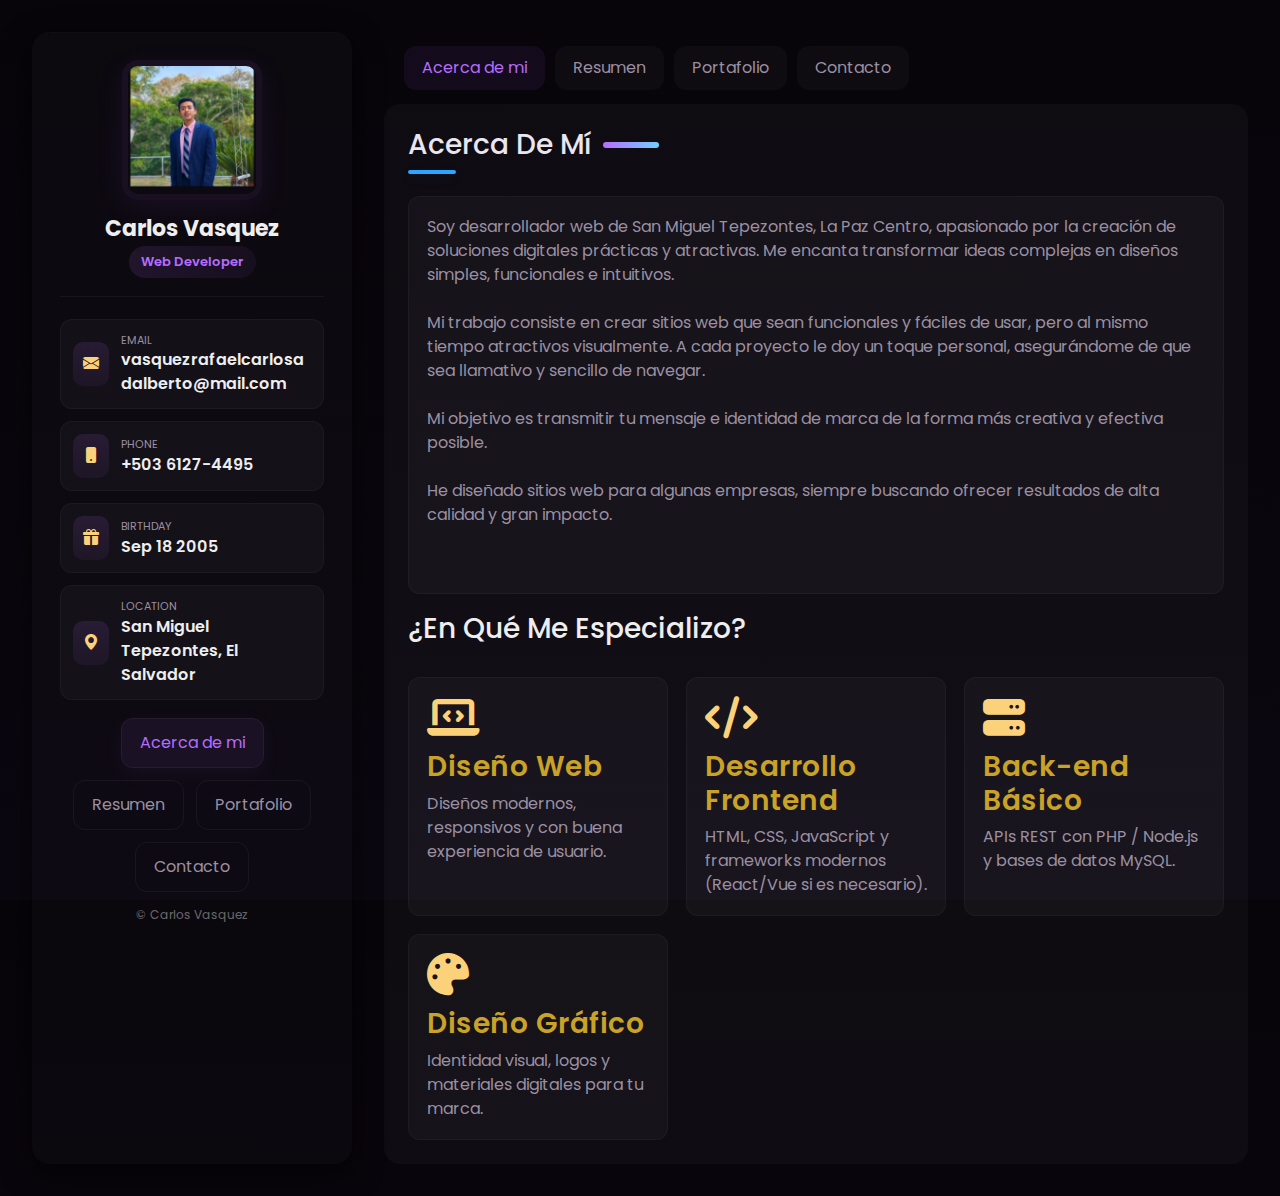
<file: index.html>
<!doctype html>
<html lang="es">
<head>
    <!-- Bootstrap CSS -->
    <link rel="stylesheet" href="https://cdn.jsdelivr.net/npm/bootstrap-icons@1.11.1/font/bootstrap-icons.css">
    <link href="https://cdn.jsdelivr.net/npm/bootstrap@5.3.2/dist/css/bootstrap.min.css" rel="stylesheet">

    <meta charset="utf-8">
    <meta name="viewport" content="width=device-width,initial-scale=1">

    <title>Carlos Vásquez - Portafolio</title>

    <link rel="icon" href="/favicon.png">
    <link href="https://fonts.googleapis.com/css2?family=Poppins:wght@300;400;600;700;800&display=swap" rel="stylesheet">
    <link rel="stylesheet" href="css/style.css">
</head>

<body>
<div class="app">

    <!-- ======================= SIDEBAR ======================= -->
    <aside class="sidebar">

        <div class="profile">
            <img src="assets/img/my-avatar.png" alt="Carlos Vasquez" class="avatar">
            <h1 class="name">Carlos Vasquez</h1>
            <span class="role">Web Developer</span>
        </div>

        <div class="contact-list">
            <div class="contact-item">
                <span class="icon"><i class="bi bi-envelope-fill"></i></span>
                <div><small>EMAIL</small><p>vasquezrafaelcarlosa
                   <br> dalberto@mail.com</p></div>
            </div>

            <div class="contact-item">
                <span class="icon"><i class="bi bi-phone-fill"></i></span>
                <div><small>PHONE</small><p>+503 6127-4495</p></div>
            </div>

            <div class="contact-item">
                <span class="icon"><i class="bi bi-gift-fill"></i></span>
                <div><small>BIRTHDAY</small><p>Sep 18 2005</p></div>
            </div>

            <div class="contact-item">
                <span class="icon"><i class="bi bi-geo-alt-fill"></i></span>
                <div><small>LOCATION</small><p>San Miguel Tepezontes, El Salvador</p></div>
            </div>
        </div>

        <nav class="sidebar-nav">
            <button class="nav-btn active" data-section="acerca">Acerca de mi</button>
            <button class="nav-btn" data-section="resumen">Resumen</button>
            <button class="nav-btn" data-section="portafolio">Portafolio</button>
            <button class="nav-btn" data-section="contacto">Contacto</button>
        </nav>

        <footer class="sidebar-footer">&copy; <span id="year"></span> Carlos Vasquez</footer>
    </aside>



    <!-- ======================= MAIN ======================= -->
    <main class="main">

        <!-- TOPBAR (TABS) -->
        <header class="topbar">
            <div class="tabs">
                <button class="tab active" data-section="acerca">Acerca de mi</button>
                <button class="tab" data-section="resumen">Resumen</button>
                <button class="tab" data-section="portafolio">Portafolio</button>
                <button class="tab" data-section="contacto">Contacto</button>
            </div>
        </header>

        <!-- CONTENIDO -->
        <section id="contenido" class="contenido">
            <!-- Aquí se cargan las secciones vía JS -->
        </section>

    </main>

</div>


<script src="js/script.js"></script>

<!-- Bootstrap JS -->
<script src="https://cdn.jsdelivr.net/npm/bootstrap@5.3.2/dist/js/bootstrap.bundle.min.js"></script>

</body>
</html>
</file>
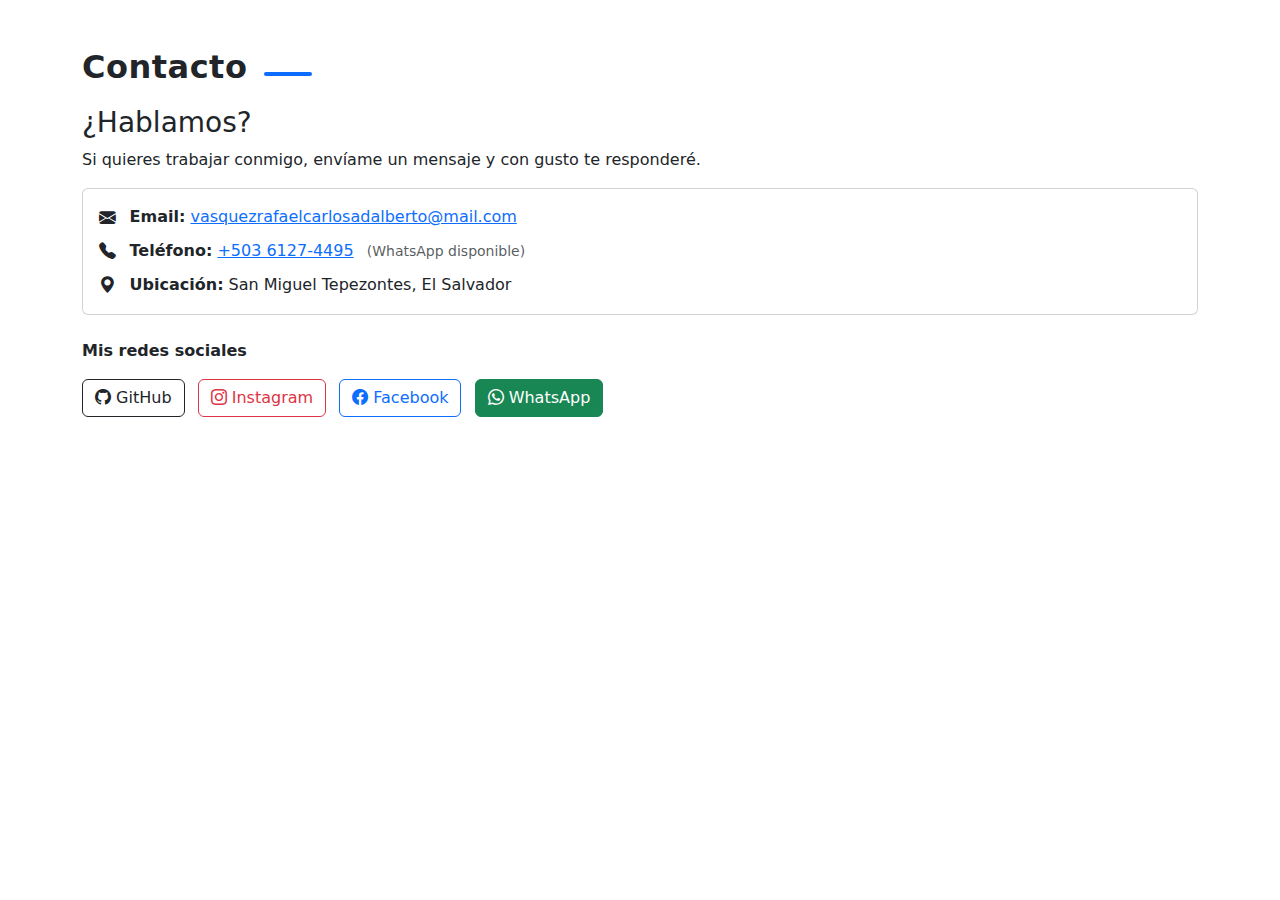
<file: contacto.html>
<!doctype html>
<html lang="es">
<head>
  <meta charset="utf-8" />
  <meta name="viewport" content="width=device-width, initial-scale=1" />
  <title>Contacto</title>

  <!-- Bootstrap 5 CSS (CDN) -->
  <link href="https://cdn.jsdelivr.net/npm/bootstrap@5.3.3/dist/css/bootstrap.min.css" rel="stylesheet">

  <!-- Bootstrap Icons (CDN) -->
  <link href="https://cdn.jsdelivr.net/npm/bootstrap-icons@1.10.5/font/bootstrap-icons.css" rel="stylesheet">

  <style>
    /* Estilos mínimos adicionales para que se vea bien al pegarlo */
    .section-title {
      margin-bottom: 1.25rem;
    }
    .section-title h2 {
      display: inline-block;
      margin: 0;
      font-weight: 700;
      letter-spacing: 0.5px;
    }
    .section-title .accent {
      display: inline-block;
      width: 48px;
      height: 4px;
      background: #0d6efd;
      margin-left: 0.75rem;
      vertical-align: middle;
      border-radius: 2px;
    }
    .contact-card .bi {
      font-size: 1.05rem;
      vertical-align: -0.1rem;
      margin-right: 0.5rem;
    }
    .social-links .btn {
      margin-right: 0.5rem;
      margin-bottom: 0.5rem;
    }
  </style>
</head>
<body>

<section id="contacto" class="container py-5">
  <div class="section-title">
    <h2>Contacto</h2>
    <div class="accent"></div>
  </div>

  <h3>¿Hablamos?</h3>
  <p>Si quieres trabajar conmigo, envíame un mensaje y con gusto te responderé.</p>

  <div class="card contact-card mb-4">
    <div class="card-body">
      <p class="mb-2"><strong><i class="bi bi-envelope-fill" aria-hidden="true"></i> Email:</strong>
        <a href="mailto:vasquezrafaelcarlosadalberto@mail.com">vasquezrafaelcarlosadalberto@mail.com</a>
      </p>

      <p class="mb-2"><strong><i class="bi bi-telephone-fill" aria-hidden="true"></i> Teléfono:</strong>
        <a href="tel:+50361274495">+503 6127-4495</a>
        <small class="text-muted ms-2">(WhatsApp disponible)</small>
      </p>

      <p class="mb-0"><strong><i class="bi bi-geo-alt-fill" aria-hidden="true"></i> Ubicación:</strong>
        San Miguel Tepezontes, El Salvador
      </p>
    </div>
  </div>

  <p><strong>Mis redes sociales</strong></p>

  <div class="social-links mb-4">
    <!-- GitHub -->
    <a class="btn btn-outline-dark" href="https://github.com/CharlVasqu" target="_blank" rel="noopener noreferrer" aria-label="GitHub">
      <i class="bi bi-github" aria-hidden="true"></i> GitHub
    </a>

    <!-- Instagram -->
    <a class="btn btn-outline-danger" href="https://www.instagram.com/charlvasqu" target="_blank" rel="noopener noreferrer" aria-label="Instagram">
      <i class="bi bi-instagram" aria-hidden="true"></i> Instagram
    </a>

    <!-- Facebook -->
    <a class="btn btn-outline-primary" href="https://www.facebook.com/charlvasqu" target="_blank" rel="noopener noreferrer" aria-label="Facebook">
      <i class="bi bi-facebook" aria-hidden="true"></i> Facebook
    </a>

    <!-- WhatsApp quick link -->
    <a class="btn btn-success" href="https://wa.me/50361274495?text=Hola%20Rafael!%20Te%20contacto%20desde%20tu%20portafolio." target="_blank" rel="noopener noreferrer" aria-label="WhatsApp">
      <i class="bi bi-whatsapp" aria-hidden="true"></i> WhatsApp
    </a>
  </div>


</section>

<!-- Bootstrap 5 JS (CDN) -->
<script src="https://cdn.jsdelivr.net/npm/bootstrap@5.3.3/dist/js/bootstrap.bundle.min.js"></script>
</body>
</html>
</file>
<file: css/style.css>
/* =====================================
   VARIABLES
====================================== */
:root {
    --bg: #0b0710;
    --card: #0f0b16;
    --muted: #b8a9e0;
    --neon: #b76cff;
    --glass: rgba(255,255,255,0.03);
    --radius: 14px;
    --poppins: 'Poppins', sans-serif;
}

* {
    box-sizing: border-box;
}

html, body {
    margin: 0;
    height: 100%;
    font-family: var(--poppins);
    background: linear-gradient(180deg, #07040a 0%, #0b0710 100%);
    color: #eee;
}

.app {
    display: flex;
    min-height: 100vh;
    padding: 32px;
}

/* =====================================
   SIDEBAR
====================================== */
.sidebar {
    width: 320px;
    background: linear-gradient(180deg, rgba(255,255,255,0.02), rgba(255,255,255,0.01));
    border-radius: 18px;
    padding: 28px;
    margin-right: 32px;
    box-shadow: 
        0 10px 30px rgba(0,0,0,0.6),
        inset 0 1px 0 rgba(255,255,255,0.02);
}

.profile {
    text-align: center;
    padding-bottom: 18px;
    border-bottom: 1px solid rgba(255,255,255,0.05);
}

.avatar {
    width: 140px;
    height: 140px;
    border-radius: 16px;
    object-fit: cover;
    border: 6px solid rgba(183,108,255,0.08);
    box-shadow: 0 8px 30px rgba(183,108,255,0.08);
}

.name {
    margin: 16px 0 4px;
    font-size: 22px;
    font-weight: 700;
}

.role {
    display: inline-block;
    padding: 6px 12px;
    background: linear-gradient(90deg, rgba(183,108,255,0.12), rgba(183,108,255,0.06));
    border-radius: 999px;
    font-weight: 600;
    font-size: 13px;
    color: var(--neon);
}

/* Contacto */
.contact-list {
    margin-top: 22px;
}

.contact-item {
    display: flex;
    gap: 12px;
    padding: 12px;
    margin-bottom: 12px;
    background: rgba(255,255,255,0.03);
    border-radius: 12px;
    align-items: center;
    border: 1px solid rgba(255,255,255,0.04);
}

.contact-item small {
    display: block;
    font-size: 11px;
    color: var(--muted);
}

.contact-item p {
    margin: 0;
    font-weight: 600;
}

.contact-item .icon {
    padding: 10px;
    border-radius: 10px;
    background: linear-gradient(180deg, rgba(183,108,255,0.12), rgba(183,108,255,0.06));
}

/* Nav sidebar */
.sidebar-nav {
    margin-top: 18px;
    display: flex;
    flex-direction: row !important;  /* ← FIX: horizontal */
    justify-content: center;
    gap: 12px;
    flex-wrap: wrap;
}

.nav-btn {
    background: transparent;
    border: 1px solid rgba(255,255,255,0.05);
    padding: 12px 18px;
    border-radius: 12px;
    color: var(--muted);
    cursor: pointer;
    text-align: center;
    width: auto !important;         /* ← FIX */
}

.nav-btn.active {
    background: rgba(183,108,255,0.08);
    color: var(--neon);
    box-shadow: 0 6px 20px rgba(183,108,255,0.06);
}

.sidebar-footer {
    margin-top: 14px;
    text-align: center;
    font-size: 12px;
    color: rgba(255,255,255,0.4);
}

/* =====================================
   MAIN CONTENT
====================================== */
.main {
    flex: 1;
    display: flex;
    flex-direction: column;
}

.topbar {
    height: 72px;
    padding: 10px 20px;
    display: flex;
    align-items: center;
}

.tabs {
    display: flex;
    gap: 12px;
}

.tab {
    background: rgba(255,255,255,0.03);
    border: 0;
    padding: 10px 18px;
    border-radius: 12px;
    color: var(--muted);
    cursor: pointer;
}

.tab.active {
    color: var(--neon);
    background: rgba(183,108,255,0.07);
}

/* Contenedor principal */
.contenido {
    padding: 24px;
    background: rgba(255,255,255,0.03);
    border-radius: 16px;
    min-height: 600px;
}

/* =====================================
   CARDS & SECTIONS
====================================== */
.section-title {
    display: flex;
    align-items: center;
    gap: 12px;
    margin-bottom: 18px;
}

.section-title h2 {
    margin: 0;
    font-size: 28px;
}

.section-title .accent {
    width: 56px;
    height: 6px;
    border-radius: 6px;
    background: linear-gradient(90deg, var(--neon), #6fd1ff);
}

.grid {
    display: grid;
    grid-template-columns: repeat(auto-fit, minmax(250px, 1fr));
    gap: 18px;
}

.card {
    background: rgba(255,255,255,0.03);
    padding: 18px;
    border-radius: 12px;
    border: 1px solid rgba(255,255,255,0.04);
}

.card h3 {
    margin: 0 0 8px;
}

.card p {
    margin: 0;
    color: var(--muted);
}

/* Proyectos */
.project-img {
    width: 100%;
    height: 160px;
    object-fit: cover;
    border-radius: 10px;
    margin-bottom: 12px;
}

.project-actions {
    margin-top: 12px;
    display: flex;
    gap: 8px;
}

.btn {
    padding: 8px 12px;
    border-radius: 10px;
    border: 0;
    cursor: pointer;
    font-weight: 600;
}

.btn-outline {
    background: transparent;
    border: 1px solid rgba(255,255,255,0.05);
}

.btn-primary {
    background: linear-gradient(90deg, var(--neon), #6fd1ff);
    color: #111;
}

/* =====================================
   RESPONSIVE
====================================== */
@media(max-width: 920px) {
    .app {
        flex-direction: column;
        padding: 18px;
    }
    .sidebar {
        width: 100%;
        margin-right: 0;
        margin-bottom: 18px;
    }
    .main {
        width: 100%;
    }
}

.resume-section {
    color: #fff;
}

.section-title {
    font-size: 2.5rem;
    font-weight: 800;
}

.section-line {
    display: inline-block;
    width: 50px;
    height: 6px;
    background: #FFC857;
    border-radius: 10px;
    margin-bottom: 20px;
}

.resume-block {
    margin-top: 40px;
    position: relative;
    padding-left: 60px;
}

.resume-icon {
    width: 45px;
    height: 45px;
    background: #15141B;
    border-radius: 10px;
    display: flex;
    align-items: center;
    justify-content: center;
    font-size: 22px;
    color: #FFC857;
    position: absolute;
    left: 0;
}

.resume-heading {
    font-size: 1.8rem;
    margin-bottom: 25px;
}

.resume-item {
    position: relative;
    margin-bottom: 30px;
    padding-left: 30px;
    border-left: 2px solid #2A2A35;
}

.resume-item:last-child {
    margin-bottom: 0;
}

.resume-dot {
    width: 14px;
    height: 14px;
    background: #FFC857;
    border-radius: 50%;
    position: absolute;
    left: -8px;
    top: 5px;
}

.resume-year {
    font-weight: bold;
    color: #FFC857;
    display: block;
    margin-bottom: 10px;
}

.skills-box {
    background: #15141B;
    padding: 25px;
    border-radius: 15px;
    margin-top: 20px;
}

.skill {
    margin-bottom: 25px;
}

.skill span {
    font-weight: 600;
}

.skill .label {
    display: flex;
    justify-content: space-between;
    margin-bottom: 8px;
}

.skill-bar {
    width: 100%;
    height: 10px;
    background: #2A2A35;
    border-radius: 10px;
    overflow: hidden;
}

.skill-level {
    height: 100%;
    background: #FFC857;
    border-radius: 10px;
    transition: width 0.5s ease;
}

.contact-item .icon i {
    color: #fbd27a;
}

.service-icon {
    font-size: 42px;
    color: #fbd27a;
    margin-bottom: 12px;
}

.card:hover .service-icon {
    color: #f5d76e;
    transform: scale(1.08);
}

.grid .card h3 {
    color: #c9a227;
    font-weight: 600;
    letter-spacing: 0.5px;
}

/* FIX PARA QUE LOS BOTONES DEL TOPBAR NO SE VUELVAN VERTICALES */
.topbar .tabs {
    display: flex !important;
    flex-direction: row !important;
    justify-content: center;
    gap: 10px;
    flex-wrap: nowrap !important;
}

.topbar .tab {
    display: inline-block !important;
    white-space: nowrap;
}

/* === FORMULARIO DE CONTACTO === */
.contact-form {
  background: var(--card);
  padding: 24px 28px;
  border-radius: var(--radius);
  box-shadow: 0 6px 20px rgba(183,108,255,0.1);
  font-family: var(--poppins);
  color: #eee;
  max-width: 600px;
  margin: 0 auto;
}

.contact-form label {
  display: block;
  margin-bottom: 6px;
  font-weight: 600;
  color: var(--muted);
  font-size: 0.95rem;
}

.contact-form input,
.contact-form textarea {
  width: 100%;
  background: var(--bg);
  border: 1.5px solid rgba(183,108,255,0.3);
  border-radius: var(--radius);
  padding: 12px 16px;
  color: #eee;
  font-size: 1rem;
  font-family: var(--poppins);
  transition: border-color 0.3s ease, box-shadow 0.3s ease;
  resize: vertical;
}

.contact-form input::placeholder,
.contact-form textarea::placeholder {
  color: var(--muted);
}

.contact-form input:focus,
.contact-form textarea:focus {
  border-color: var(--neon);
  outline: none;
  box-shadow: 0 0 8px var(--neon);
}

.contact-form button[type="submit"] {
  width: 100%;
  margin-top: 12px;
  background: var(--neon);
  border: none;
  color: var(--bg);
  padding: 14px 0;
  font-weight: 700;
  font-size: 1.1rem;
  border-radius: var(--radius);
  cursor: pointer;
  transition: background 0.3s ease;
  font-family: var(--poppins);
}

.contact-form button[type="submit"]:hover {
  background: #9f5cff; /* morado más brillante al hover */
}

:root{
  --bg: #0b0710;
  --panel: #111018;
  --card: #161219;
  --text: #e9e6ee;
  --muted: #9b90a3;
  --accent: #7b4de6;
  --accent-2: #2ea3ff;
  --success: #28a745;
  --card-border: rgba(255,255,255,0.03);
}

/* Contenedor principal de contacto */
.contact-card{
  background: linear-gradient(180deg, rgba(255,255,255,0.02), rgba(255,255,255,0.01));
  border: 1px solid var(--card-border);
  box-shadow: 0 10px 30px rgba(11,7,16,0.6), inset 0 1px 0 rgba(255,255,255,0.02);
  border-radius: 10px;
  padding: 28px;
  color: var(--text);
}

/* Título de sección con barra/underline en color de paleta */
.section-title{
  font-size: 28px;
  color: var(--text);
  margin-bottom: 22px;
  position: relative;
  padding-bottom: 12px;
}
.section-title::after{
  content: "";
  position: absolute;
  left: 0;
  bottom: 0;
  width: 48px;
  height: 4px;
  background: var(--accent-2);
  border-radius: 3px;
  box-shadow: 0 4px 14px rgba(46,163,255,0.08);
}

/* Filas de info (icon + texto) */
.contact-row{
  display: flex;
  gap: 14px;
  align-items: center;
  margin-bottom: 14px;
}
.contact-label{
  color: var(--muted);
  font-weight: 600;
  text-transform: uppercase;
  font-size: 13px;
  min-width: 110px;
}
.contact-value{
  color: var(--text);
  font-weight: 600;
  font-size: 15px;
}

/* Icono dentro de un pequeño badge */
.icon-badge{
  width: 44px;
  height: 44px;
  display: inline-grid;
  place-items: center;
  border-radius: 9px;
  background: linear-gradient(135deg, rgba(123,77,230,0.10), rgba(46,163,255,0.04));
  color: var(--accent);
  flex: 0 0 44px;
}

/* Links (email, tel, redes) */
.contact-card a{
  color: var(--accent-2);
  text-decoration: none;
  transition: color .16s ease, transform .12s ease;
}
.contact-card a:hover{
  color: var(--accent);
  text-decoration: underline;
  transform: translateY(-1px);
}

/* Botones sociales: estilo genérico + whatsapp con color propio */
.social-list{
  display:flex;
  gap: 10px;
  margin-top: 18px;
  margin-bottom: 18px;
}
.social-btn{
  display:inline-flex;
  align-items:center;
  gap:8px;
  padding:8px 12px;
  border-radius:8px;
  font-weight:600;
  font-size:14px;
  color:var(--text);
  background: transparent;
  border: 1px solid rgba(255,255,255,0.04);
  transition: all .14s ease;
}
.social-btn:hover{
  transform: translateY(-4px);
  box-shadow: 0 12px 30px rgba(123,77,230,0.08);
}
.social-btn.whatsapp{
  background: linear-gradient(180deg, rgba(40,167,69,0.12), rgba(40,167,69,0.06));
  border-color: rgba(40,167,69,0.12);
  color: #eaf7ee;
}

/* Responsive pequeño */
@media (max-width: 900px){
  .contact-row{ flex-direction: row; gap:10px; }
  .contact-label{ min-width: 90px; font-size:12px; }
}
</file>
